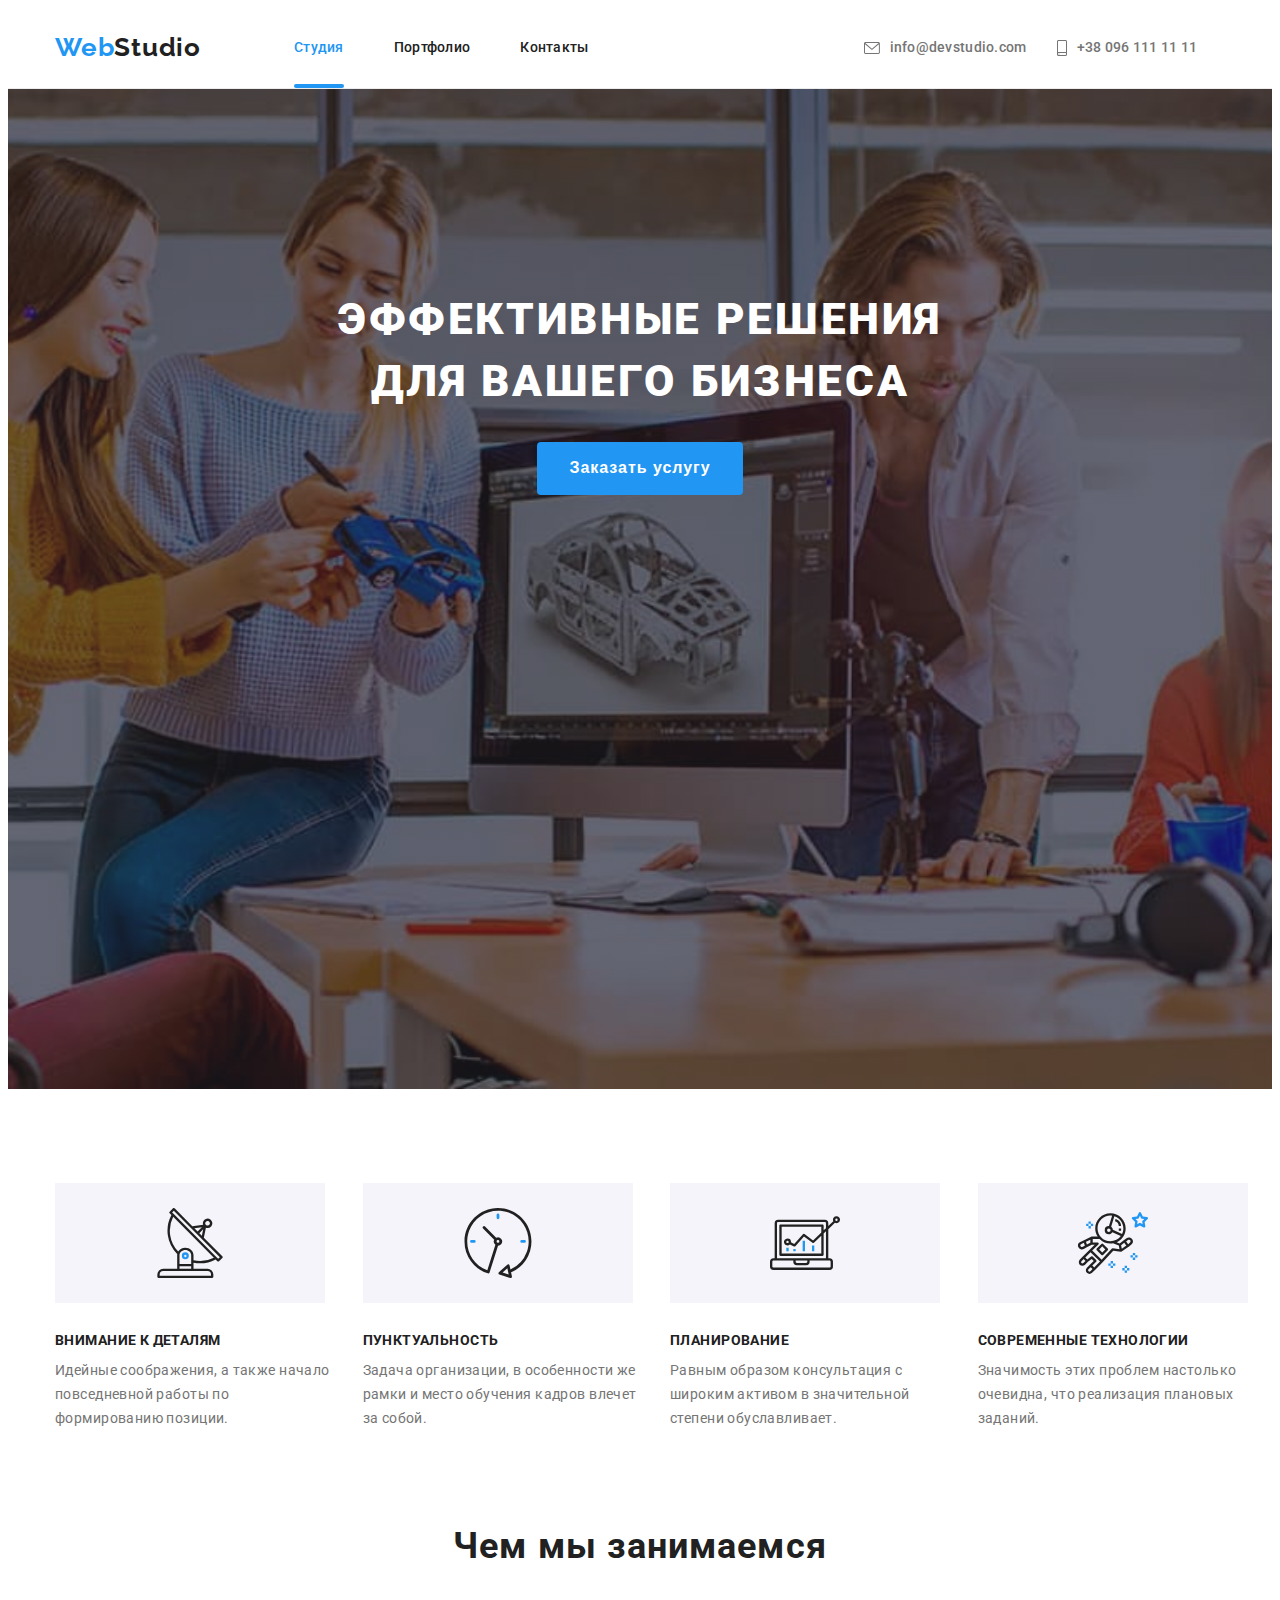
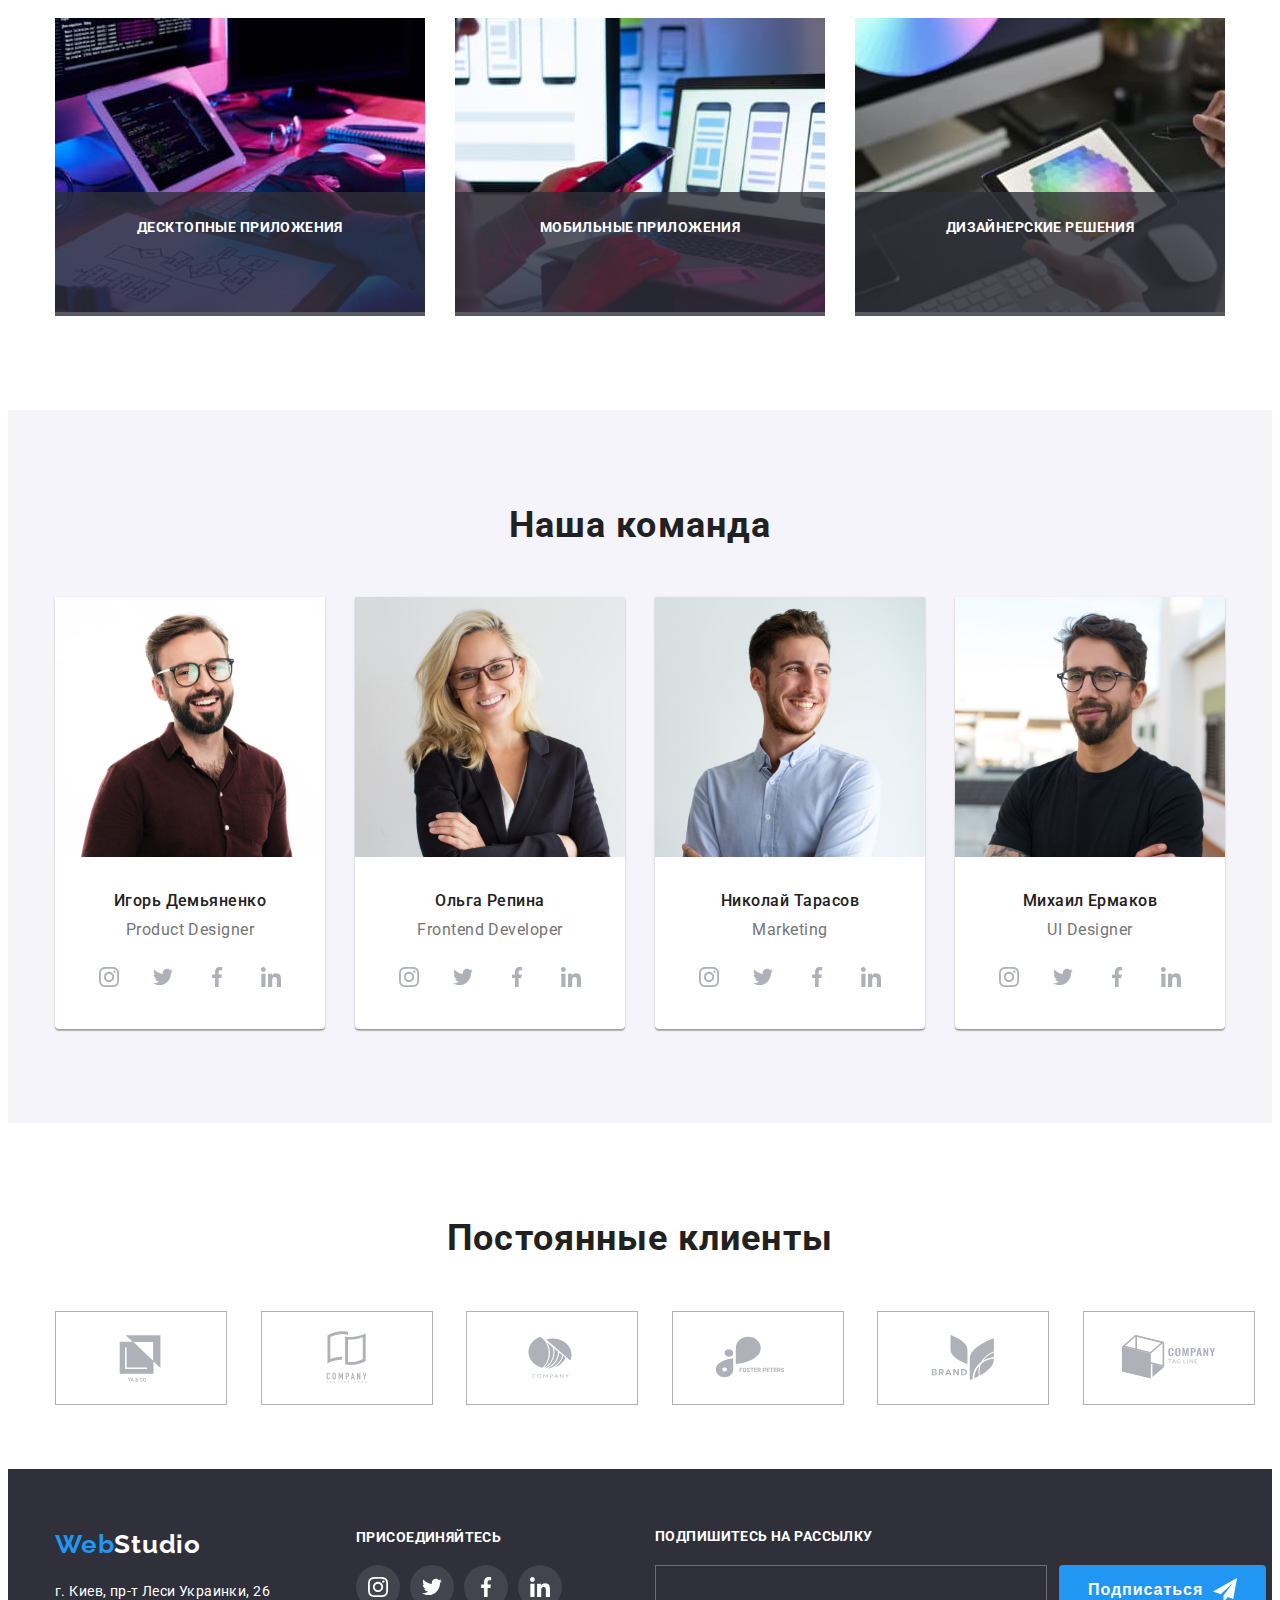
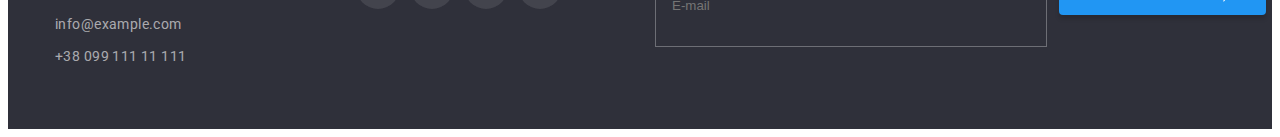
<file: index.html>
<!DOCTYPE html>
<html lang="ru">
<head>
    <meta charset="UTF-8">
    <meta http-equiv="X-UA-Compatible" content="IE=edge">
    <meta name="viewport" content="width=device-width, initial-scale=1.0">
    <title>Document</title>
    <link rel="preconnect" href="https://fonts.googleapis.com">
    <link rel="preconnect" href="https://fonts.gstatic.com" crossorigin>
    <link rel="preconnect" href="https://fonts.googleapis.com">
    <link rel="preconnect" href="https://fonts.gstatic.com" crossorigin>
    <link href="https://fonts.googleapis.com/css2?family=Raleway:wght@700&family=Roboto:wght@400;500;700;900&display=swap"
        rel="stylesheet">
    <link rel="stylesheet" href="https://cdnjs.cloudflare.com/ajax/libs/modern-normalize/1.1.0/modern-normalize.min.css"
        integrity="sha512-wpPYUAdjBVSE4KJnH1VR1HeZfpl1ub8YT/NKx4PuQ5NmX2tKuGu6U/JRp5y+Y8XG2tV+wKQpNHVUX03MfMFn9Q=="
        crossorigin="anonymous" referrerpolicy="no-referrer" />
    <link rel="stylesheet" href="./css/main.css" />
</head>
<body>
    
    <header class="header">
        <div class="container">
        <nav class="main-nav">
            <a href="https://webstudio.com" class="header__logo">
                <span>Web</span>Studio
            </a>
            <button type="button" class="menu-button is-open"
                aria-expanded="false"
                aria-controls="menu-container"
                data-menu-button>
                <svg width="40" height="40" aria-label="Переключатель мобильного меню">
                    <use class="icon-menu" href="./images2/icons.sprite.svg#icon-menu_mobile"></use>
                    <use class="icon-cross" href="./images2/icons.sprite.svg#icon-close_mobile"></use>
                </svg>
            </button>

            <div class="menu-container" id="menu-container" data-menu>
                <div class="container">
                    <div class="mob-menu-top">
                    <ul class="site-nav list">
                        <li class="site-nav__item"><a href="" class="site-nav__link current">Cтудия</a></li>
                        <li class="site-nav__item"><a href="./portfolio.html" class="site-nav__link">Портфолио</a></li>
                        <li class="site-nav__item"><a href="" class="site-nav__link">Контакты</a></li>
                    </ul>
                    </div>

                    <div class="mob-menu-bottom">
                    <ul class="auth-nav list">
                        <li class="auth-nav__item"><a href="" class="auth-nav__link"><svg class="auth-nav__icon" width="16" height="12">
                            <use href="./images2/icons.sprite.svg#icon-envelope-hover-1"></use>
                        </svg>info@devstudio.com</a>
                            </li>
                        <li class="auth-nav__item"><a href="" class="auth-nav__link"><svg class="auth-nav__icon" width="10" height="16">
                            <use href="./images2/icons.sprite.svg#icon-smartphone-1"></use>
                        </svg>+38 096 111 11 11</a>
                        </li>
                    </ul>

                    <ul class="mob-social list">
                        <li class="mob-social__item"><a href="" class="mob-social__link">Instagram</a></li>
                        <li class="mob-social__item"><a href="" class="mob-social__link">Twitter</a></li>
                        <li class="mob-social__item"><a href="" class="mob-social__link">Facebook</a></li>
                        <li class="mob-social__item"><a href="" class="mob-social__link">LinkedIn</a></li>
                    </ul>
                    </div>
                </div>     
            </div>
        </nav>
        </div>
    </header>

    <main>
        <section class="hero">
            <div class="container"> 
                <h1 class="hero__title">ЭФФЕКТИВНЫЕ РЕШЕНИЯ ДЛЯ ВАШЕГО БИЗНЕСА</h1>
                <button type="button" class="hero__button" data-modal-open>Заказать услугу</button>
            </div>
        </section>

        <section class="info list">
            <div class="container">
            <ul class="info-list">
                <li class="info-list__item">
                    <h3 class="info-list__title">ВНИМАНИЕ К ДЕТАЛЯМ</h3>
                    <p class="info-list__text">Идейные соображения, а также начало повседневной работы по формированию позиции.</p>
                </li>
                <li class="info-list__item">
                    <h3 class="info-list__title">ПУНКТУАЛЬНОСТЬ</h3>
                    <p class="info-list__text">Задача организации, в особенности же рамки и место обучения кадров влечет за собой.</p>
                </li>
                <li class="info-list__item">
                    <h3 class="info-list__title">ПЛАНИРОВАНИЕ</h3>
                    <p class="info-list__text">Равным образом консультация с широким активом в значительной степени обуславливает.</p>
                </li>
                <li class="info-list__item">
                    <h3 class="info-list__title">СОВРЕМЕННЫЕ ТЕХНОЛОГИИ</h3>
                    <p class="info-list__text">Значимость этих проблем настолько очевидна, что реализация плановых заданий.</p>
                </li>
            </ul>
            </div>
        </section>

        <section class="works list">
            <div class="container">
            <h2 class="works__title">Чем мы занимаемся</h2>
            <ul class="images-list">
                <li class="images-list__item">
                    <a href="">
                        <div class="works-overlay">
                        <img srcset="./images/img1.jpg 1x, ./images2/works1-2x.jpg 2x" src="./images/img1.jpg" alt="Работа с планшетом" height="294" width="370"/>
                        <p class="works-overlay__text">Десктопные приложения</p>
                        </div>
                    </a>
                </li>
                <li class="images-list__item">
                    <a href="">
                        <div class="works-overlay">
                        <img srcset="./images/img2.jpg 1x, ./images2/works2-2x.jpg 2x" src="./images/img2.jpg" alt="Оптимизация для смартфона" height="294" width="370"/>
                        <p class="works-overlay__text">Мобильные приложения</p>
                        </div>
                    </a>
                </li>
                <li class="images-list__item">
                    <a href="">
                        <div class="works-overlay">
                        <img srcset="./images/img3.jpg 1x, ./images2/works3-2x.png 2x" src="./images/img3.jpg" alt="Дизайн через планшет" height="294" width="370"/>
                        <p class="works-overlay__text">Дизайнерские решения</p>
                        </div>
                    </a>
                </li>
            </ul>
            </div> 
        </section>

        <section class="team list">
            <div class="container">
            <h2 class="team__title">Наша команда</h2>
            <ul class="team-list">
                <li class="team-list__item">
                    <img srcset="./images/img4.jpg 1x, ./images2/personal1-2x.jpg 2x" src="./images/img4.jpg" alt=" Игорь Демьяненко" height="260" width="270" />
                    <div class="item-text">
                        <h3 class="team-list__name">Игорь Демьяненко</h3>
                        <p class="team-list__text">Product Designer</p>
                        <ul class="team-list__social-list">
                            <li class="team-list__social-item"><a href="" class="team-list__social-link">
                                <svg class="team-list__social-icon" width="20" height="20">
                                    <use href="./images2/icons.sprite.svg#icon-instagram"></use>
                                </svg>
                            </a></li>
                            <li class="team-list__social-item"><a href="" class="team-list__social-link">
                                <svg class="team-list__social-icon" width="20" height="20">
                                    <use href="./images2/icons.sprite.svg#icon-twitter"></use>
                                </svg>
                            </a></li>
                            <li class="team-list__social-item"><a href="" class="team-list__social-link">
                                <svg class="team-list__social-icon" width="20" height="20">
                                    <use href="./images2/icons.sprite.svg#icon-facebook"></use>
                                </svg>
                            </a></li>
                            <li class="team-list__social-item"><a href="" class="team-list__social-link">
                                <svg class="team-list__social-icon" width="20" height="20">
                                    <use href="./images2/icons.sprite.svg#icon-linkedin"></use>
                                </svg>
                            </a></li>
                        </ul>
                    </div>    
                    
                </li>
                <li class="team-list__item">
                    <img srcset="./images/img5.jpg 1x, ./images2/personal2-2x.jpg 2x" src="./images/img5.jpg" alt="Ольга Репина" height="260" width="270" />
                    <div class="item-text">
                        <h3 class="team-list__name">Ольга Репина</h3>
                        <p class="team-list__text">Frontend Developer</p>
                        <ul class="team-list__social-list">
                            <li class="team-list__social-item"><a href="" class="team-list__social-link">
                                    <svg class="team-list__social-icon" width="20" height="20">
                                        <use href="./images2/icons.sprite.svg#icon-instagram"></use>
                                    </svg>
                                </a></li>
                            <li class="team-list__social-item"><a href="" class="team-list__social-link">
                                    <svg class="team-list__social-icon" width="20" height="20">
                                        <use href="./images2/icons.sprite.svg#icon-twitter"></use>
                                    </svg>
                                </a></li>
                            <li class="team-list__social-item"><a href="" class="team-list__social-link">
                                    <svg class="team-list__social-icon" width="20" height="20">
                                        <use href="./images2/icons.sprite.svg#icon-facebook"></use>
                                    </svg>
                                </a></li>
                            <li class="team-list__social-item"><a href="" class="team-list__social-link">
                                    <svg class="team-list__social-icon" width="20" height="20">
                                        <use href="./images2/icons.sprite.svg#icon-linkedin"></use>
                                    </svg>
                                </a></li>
                        </ul>
                    </div>
                </li>
                <li class="team-list__item">
                    <img srcset="./images/img6.jpg 1x, ./images2/personal3-2x.jpg 2x" src="./images/img6.jpg" alt=" Николай Тарасов" height="260" width="270" />
                    <div class="item-text">
                        <h3 class="team-list__name">Николай Тарасов</h3>
                        <p class="team-list__text">Marketing</p>
                        <ul class="team-list__social-list">
                            <li class="team-list__social-item"><a href="" class="team-list__social-link">
                                    <svg class="team-list__social-icon" width="20" height="20">
                                        <use href="./images2/icons.sprite.svg#icon-instagram"></use>
                                    </svg>
                                </a></li>
                            <li class="team-list__social-item"><a href="" class="team-list__social-link">
                                    <svg class="team-list__social-icon" width="20" height="20">
                                        <use href="./images2/icons.sprite.svg#icon-twitter"></use>
                                    </svg>
                                </a></li>
                            <li class="team-list__social-item"><a href="" class="team-list__social-link">
                                    <svg class="team-list__social-icon" width="20" height="20">
                                        <use href="./images2/icons.sprite.svg#icon-facebook"></use>
                                    </svg>
                                </a></li>
                            <li class="team-list__social-item"><a href="" class="team-list__social-link">
                                    <svg class="team-list__social-icon" width="20" height="20">
                                        <use href="./images2/icons.sprite.svg#icon-linkedin"></use>
                                    </svg>
                                </a></li>
                        </ul>
                    </div>
                </li>
                <li class="team-list__item">
                    <img srcset="./images/img7.jpg 1x, ./images2/personal4-2x.jpg 2x" src="./images/img7.jpg" alt="Михаил Ермаков" height="260" width="270" />
                    <div class="item-text">
                        <h3 class="team-list__name">Михаил Ермаков</h3>
                        <p class="team-list__text">UI Designer</p>
                        <ul class="team-list__social-list">
                            <li class="team-list__social-item"><a href="" class="team-list__social-link">
                                    <svg class="team-list__social-icon" width="20" height="20">
                                        <use href="./images2/icons.sprite.svg#icon-instagram"></use>
                                    </svg>
                                </a></li>
                            <li class="team-list__social-item"><a href="" class="team-list__social-link">
                                    <svg class="team-list__social-icon" width="20" height="20">
                                        <use href="./images2/icons.sprite.svg#icon-twitter"></use>
                                    </svg>
                                </a></li>
                            <li class="team-list__social-item"><a href="" class="team-list__social-link">
                                    <svg class="team-list__social-icon" width="20" height="20">
                                        <use href="./images2/icons.sprite.svg#icon-facebook"></use>
                                    </svg>
                                </a></li>
                            <li class="team-list__social-item"><a href="" class="team-list__social-link">
                                    <svg class="team-list__social-icon" width="20" height="20">
                                        <use href="./images2/icons.sprite.svg#icon-linkedin"></use>
                                    </svg>
                                </a></li>
                        </ul>
                    </div>
                </li>
            </ul>
            </div>
        </section>

        <section class="clients">
            <div class="container">
                <h2 class="clients__title">Постоянные клиенты</h2>
                <ul class="clients__list">
                    <li class="clients__item"><a href="" class="clients__company">
                        <svg class="clients__company-icon" width="106" height="60">
                            <use href="./images2/icons.sprite.svg#icon-Logo1"></use>
                        </svg>
                    </a></li>
                    <li class="clients__item"><a href="" class="clients__company">
                        <svg class="clients__company-icon" width="106" height="60">
                            <use href="./images2/icons.sprite.svg#icon-Logo2"></use>
                        </svg>
                    </a></li>
                    <li class="clients__item"><a href="" class="clients__company">
                        <svg class="clients__company-icon" width="106" height="60">
                            <use href="./images2/icons.sprite.svg#icon-Logo3"></use>
                        </svg>
                    </a></li>
                    <li class="clients__item"><a href="" class="clients__company">
                        <svg class="clients__company-icon" width="106" height="60">
                            <use href="./images2/icons.sprite.svg#icon-Logo4"></use>
                        </svg>
                    </a></li>
                    <li class="clients__item"><a href="" class="clients__company">
                        <svg class="clients__company-icon" width="106" height="60">
                            <use href="./images2/icons.sprite.svg#icon-Logo5"></use>
                        </svg>
                    </a></li>
                    <li class="clients__item"><a href="" class="clients__company">
                        <svg class="clients__company-icon" width="106" height="60">
                            <use href="./images2/icons.sprite.svg#icon-Logo6"></use>
                        </svg>
                    </a></li>
                </ul>

            </div>

        </section>
    </main>

    <footer class="footer list">
        <div class="container footer__content">
            <div class="container footer__address">
                <a href="https://webstudio.com" class="footer-logo">
                    <span>Web</span>Studio
                </a>
                <address>
                    <ul class="footer-auth-nav">
                        <li class="footer-auth-nav__item"><a href="https://goo.gl/maps/1PGQHDeKXCLK9trN8" class="footer-auth-nav__link">г. Киев, пр-т Леси Украинки, 26</a></li>
                        <li class="footer-auth-nav__item"><a href="mailto:info@example.com" class="footer-auth-nav__link-footer">info@example.com</a></li>
                        <li class="footer-auth-nav__item"><a href="tel:+3809911111111" class="footer-auth-nav__link-footer">+38 099 111 11 111</a></li>
                    </ul>
                </address>
            </div>

            <div class="footer-social-content">
                <p class="footer-social-content__text">Присоединяйтесь</p>
                <ul class="footer-social-content__list">
                    <li class="footer-social-content__item"><a class="footer-social-content__link">
                        <svg class="footer-social-content__icon" width="20" height="20">
                        <use href="./images2/icons.sprite.svg#icon-instagram"></use>
                        </svg>
                        </a>
                    </li>
                    <li class="footer-social-content__item"><a class="footer-social-content__link">
                        <svg class="footer-social-content__icon" width="20" height="20">
                        <use href="./images2/icons.sprite.svg#icon-twitter"></use>
                        </svg>
                        </a>
                    </li>
                    <li class="footer-social-content__item"><a class="footer-social-content__link">
                        <svg class="footer-social-content__icon" width="20" height="20">
                        <use href="./images2/icons.sprite.svg#icon-facebook"></use>
                        </svg>
                        </a>
                    </li>
                    <li class="footer-social-content__item"><a class="footer-social-content__link">
                        <svg class="footer-social-content__icon" width="20" height="20">
                        <use href="./images2/icons.sprite.svg#icon-linkedin"></use>
                        </svg>
                        </a>
                    </li>
                </ul>
            </div>

            <div class="footer-subscribe">
                <p class="footer-subscribe__titel">Подпишитесь на рассылку</p>
                <form class="footer-subscribe__form">
                    <div class="footer-subscribe__form-field">
                        <label for="mail"></label>
                        <input class="footer-subscribe__input-field" type="email" name="mail" id="mail" placeholder="E-mail" />
                    </div>
                    <div class="footer-subscribe__button">
                        <button type="button" class="footer-subscribe__btn">Подписаться<svg class="footer-subscribe__icon" width="24" height="24">
                            <use href="./images2/icons.sprite.svg#icon-sendbutton"></use>
                        </svg></button>
                    </div>
                </form>
            </div>    
        </div>
    </footer>

    <div class="backdrop is-hidden" data-modal>
        <div class="modal">
            <button type="button" class="modal__close-btn" data-modal-close>
                <svg class="modal__close-icon" width="18" height="18">
                <use href="./images2/icons.sprite.svg#icon-close-button"></use>
                </svg>
            </button>
            <form class="form personal-data">
                <p class="personal-data__titel">Оставьте свои данные, мы вам перезвоним</p>
                <div class="form-field">
                    <label for="name">Имя</label>
                    <div class="personal-data__input-wrap">
                    <input class="personal-data__input" type="text" name="name" id="name" />
                    <svg class="personal-data__icon" width="18" height="18">
                        <use href="./images2/icons.sprite.svg#icon-person-black"></use>
                    </svg>
                    </div>
                </div>

                <div class="form-field">
                    <label for="tel">Телефон</label>
                    <div class="personal-data__input-wrap">
                    <input class="personal-data__input" type="tel" name="tel" id="tel" />
                    <svg class="personal-data__icon" width="18" height="18">
                        <use href="./images2/icons.sprite.svg#icon-phone-black"></use>
                    </svg>
                    </div>
                </div>

                <div class="form-field">
                    <label for="mail">Почта</label>
                    <div class="personal-data__input-wrap">
                    <input class="personal-data__input" type="email" name="mail" id="mail" />
                    <svg class="personal-data__icon" width="18" height="18">
                        <use href="./images2/icons.sprite.svg#icon-email-black"></use>
                    </svg>
                    </div>
                </div>

                <div class="form-field">
                    <label for="comment">Комментарий</label>
                    <textarea class="personal-data__comment" name="comment" id="comment" rows="5" placeholder="Введите текст"></textarea>
                </div>

                <div class="form-field">
                    <input class="personal-data__check visually-hidden" type="checkbox" name="agreement" id="agreement">
                    <label class="personal-data__agreement" for="agreement">
                        <span>
                            <svg class="personal-data__check-icon" width="16" height="15">
                                <use href="./images2/icons.sprite.svg#icon-check-icon"></use>
                            </svg>
                        </span>Соглашаюсь с рассылкой и принимаю<a href="" class="personal-data__agreement-link">Условия договора</a></label>
                </div>

                <button class="submit-button" type="submit">Отправить</button>
            </form>
        </div>
    </div>
    <script src="./js/modal.js"></script>
    <script src="./js/mobile-menu.js"></script>
</body>
</html>
</file>
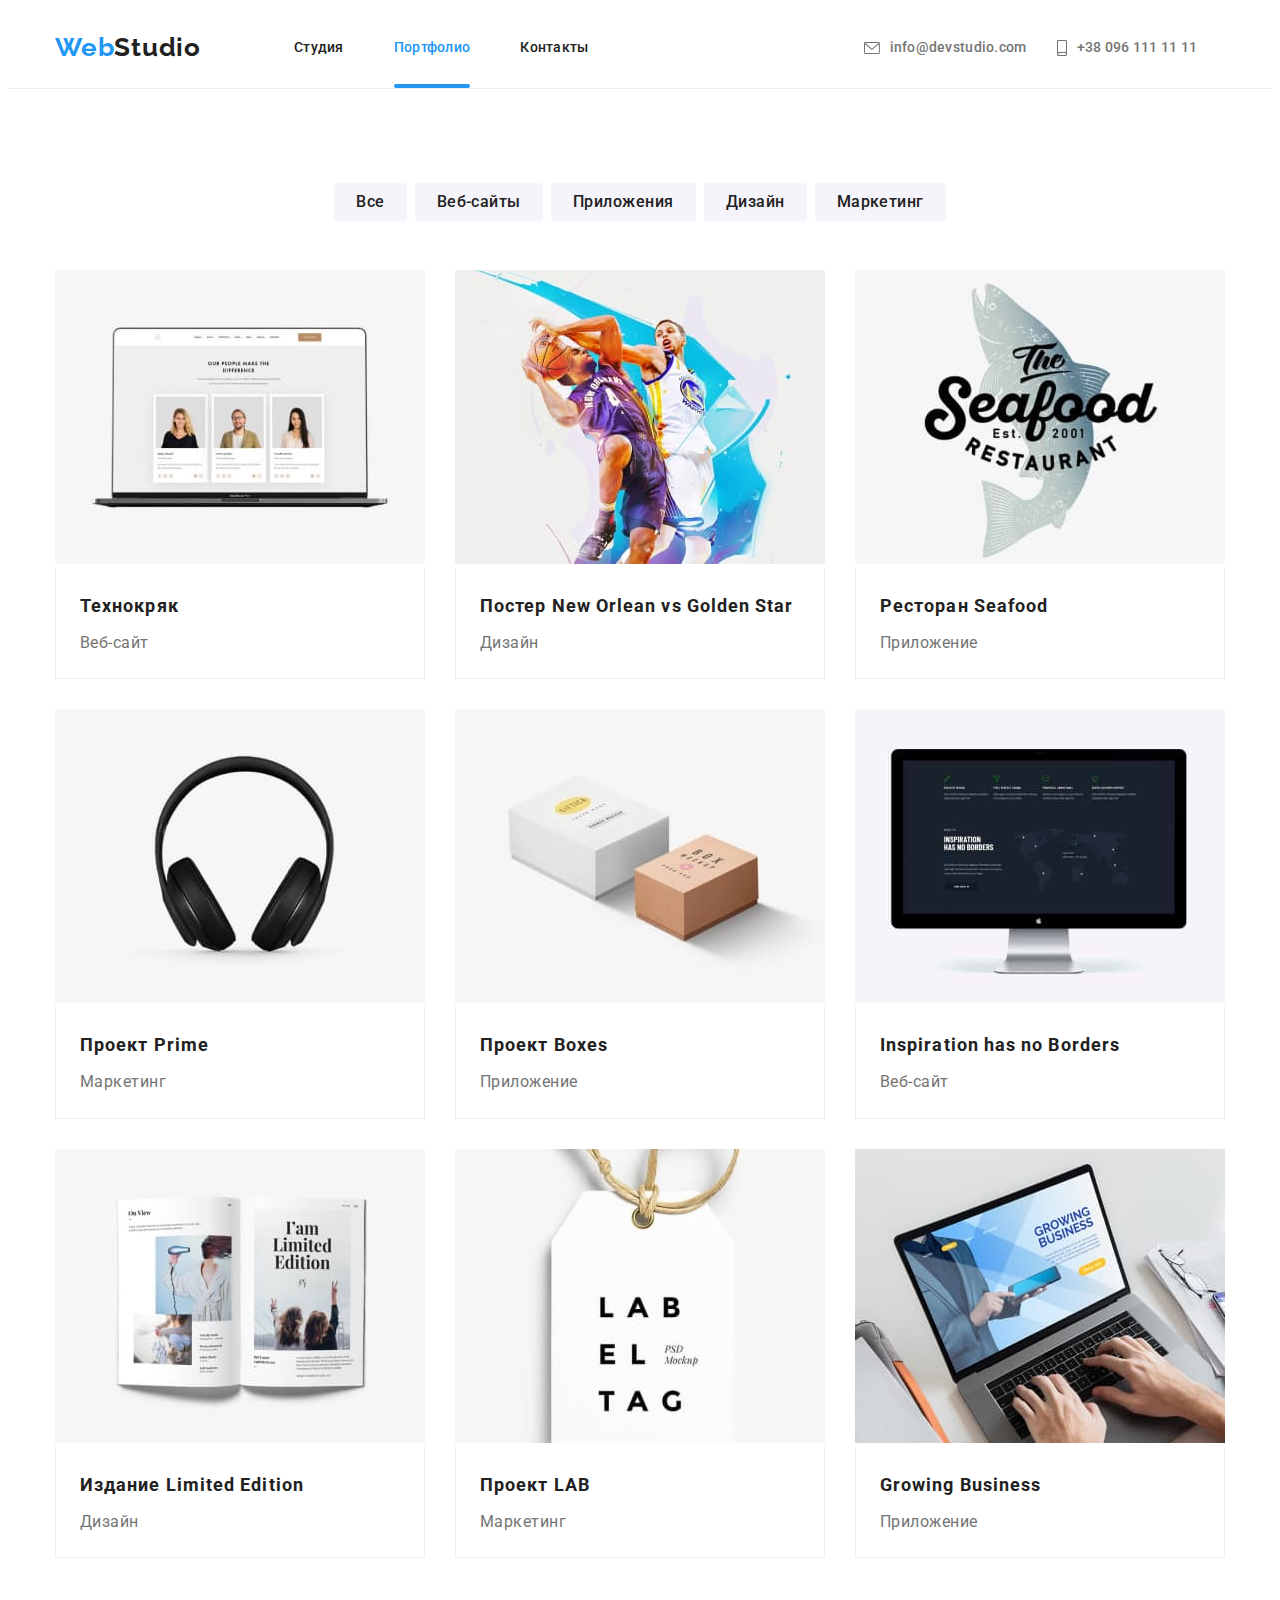
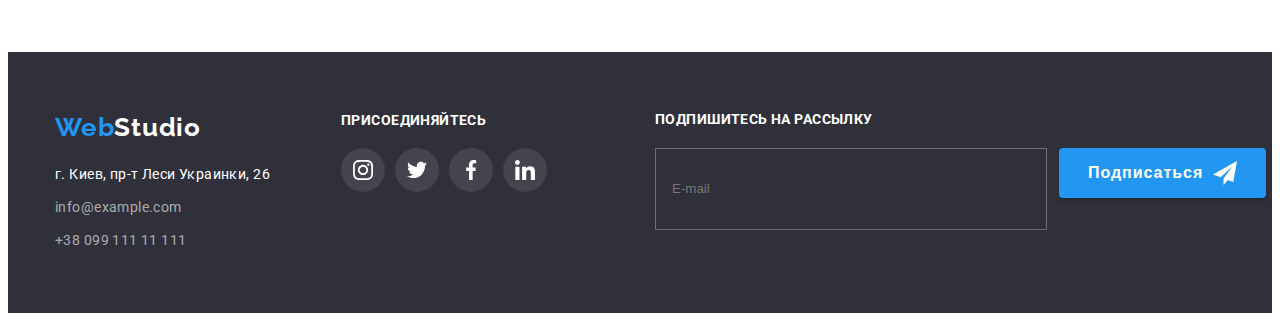
<file: portfolio.html>
<!DOCTYPE html>
<html lang="ru">
  <head>
    <meta charset="UTF-8" />
    <meta http-equiv="X-UA-Compatible" content="IE=edge" />
    <meta name="viewport" content="width=device-width, initial-scale=1.0" />
    <title>Document</title>
    <link rel="preconnect" href="https://fonts.googleapis.com" />
    <link rel="preconnect" href="https://fonts.gstatic.com" crossorigin />
    <link
      href="https://fonts.googleapis.com/css2?family=Raleway:wght@700&family=Roboto:wght@400;500;700;900&display=swap"
      rel="stylesheet"
    />
    <link
      rel="stylesheet"
      href="https://cdnjs.cloudflare.com/ajax/libs/modern-normalize/1.1.0/modern-normalize.min.css"
      integrity="sha512-wpPYUAdjBVSE4KJnH1VR1HeZfpl1ub8YT/NKx4PuQ5NmX2tKuGu6U/JRp5y+Y8XG2tV+wKQpNHVUX03MfMFn9Q=="
      crossorigin="anonymous"
      referrerpolicy="no-referrer"
    />
    <link rel="stylesheet" href="./css/main.css" />
  </head>

  <body>

    <header class="header">
      <div class="container">
      <nav class="main-nav">
          <a href="https://webstudio.com" class="header__logo">
              <span>Web</span>Studio
          </a>
          <button type="button" class="menu-button is-open"
              aria-expanded="false"
              aria-controls="menu-container"
              data-menu-button>
              <svg width="40" height="40" aria-label="Переключатель мобильного меню">
                  <use class="icon-menu" href="./images2/icons.sprite.svg#icon-menu_mobile"></use>
                  <use class="icon-cross" href="./images2/icons.sprite.svg#icon-close_mobile"></use>
              </svg>
          </button> 

          <div class="menu-container" id="menu-container" data-menu>
            <div class="container">
                <div class="mob-menu-top">
                <ul class="site-nav list">
                    <li class="site-nav__item"><a href="./index.html" class="site-nav__link">Cтудия</a></li>
                    <li class="site-nav__item"><a href="" class="site-nav__link current">Портфолио</a></li>
                    <li class="site-nav__item"><a href="" class="site-nav__link">Контакты</a></li>
                </ul>
                </div>

                <div class="mob-menu-bottom">
                <ul class="auth-nav list">
                    <li class="auth-nav__item"><a href="" class="auth-nav__link"><svg class="auth-nav__icon" width="16" height="12">
                        <use href="./images2/icons.sprite.svg#icon-envelope-hover-1"></use>
                    </svg>info@devstudio.com</a>
                        </li>
                    <li class="auth-nav__item"><a href="" class="auth-nav__link"><svg class="auth-nav__icon" width="10" height="16">
                        <use href="./images2/icons.sprite.svg#icon-smartphone-1"></use>
                    </svg>+38 096 111 11 11</a>
                    </li>
                </ul>

                <ul class="mob-social list">
                    <li class="mob-social__item"><a href="" class="mob-social__link">Instagram</a></li>
                    <li class="mob-social__item"><a href="" class="mob-social__link">Twitter</a></li>
                    <li class="mob-social__item"><a href="" class="mob-social__link">Facebook</a></li>
                    <li class="mob-social__item"><a href="" class="mob-social__link">LinkedIn</a></li>
                </ul>
                </div>
            </div>
      </nav>
      </div>
  </header>

    <main>
      <section class="portfolio">
        <div class="container">
          <h1 class="portfolio__title">Портфолио</h1>
          <ul class="filters-list">
            <li class="filters-list__item">
              <button type="button" class="filter-button">Все</button>
            </li>
            <li class="filters-list__item">
              <button type="button" class="filter-button">Веб-сайты</button>
            </li>
            <li class="filters-list__item">
              <button type="button" class="filter-button">Приложения</button>
            </li>
            <li class="filters-list__item">
              <button type="button" class="filter-button">Дизайн</button>
            </li>
            <li class="filters-list__item">
              <button type="button" class="filter-button">Маркетинг</button>
            </li>
          </ul>
        </div>

        <div class="container">
          <ul class="card-set">
            <li class="card-set__item">
              <a class="card-set__link" href="">
                <div class="card-set__wrap">
                  <img
                    srcset="./images2/img1.jpg 1x, ./images2/portfolio1-2x.jpg 2x"
                    src="./images2/img1.jpg"
                    alt="Работа с ноутбуком"
                    height="294"
                    width="370"
                  />
                  <p class="card-set__overlay-text">
                    Технокряк это современная площадка распространения
                    коронавируса. Компании используют эту платформу для
                    цифрового шпионажа и атак на защищённые сервера конкурентов.
                  </p>
                </div>
                <div class="card-set__text-container">
                <h2 class="card-set__title">Технокряк</h2>
                <p class="card-set__text">Веб-сайт</p>
                </div>
              </a>
            </li>
            <li class="card-set__item">
              <a class="card-set__link" href="">
                <div class="card-set__wrap">
                  <img
                    srcset="./images2/img2.jpg 1x, ./images2/portfolio2-2x.jpg 2x"
                    src="./images2/img2.jpg"
                    alt="Баскетболисты"
                    height="294"
                    width="370"
                  />
                  <p class="card-set__overlay-text">
                    Технокряк это современная площадка распространения
                    коронавируса. Компании используют эту платформу для
                    цифрового шпионажа и атак на защищённые сервера конкурентов.
                  </p>
                </div>
                <div class="card-set__text-container">
                <h2 class="card-set__title">
                  Постер New Orlean vs Golden Star
                </h2>
                <p class="card-set__text">Дизайн</p>
                </div>
              </a>
            </li>
            <li class="card-set__item">
              <a class="card-set__link" href="">
                <div class="card-set__wrap">
                  <img
                    srcset="./images2/img3.jpg 1x, ./images2/portfolio3-2x.jpg 2x"
                    src="./images2/img3.jpg"
                    alt="Эмблема ресторана"
                    height="294"
                    width="370"
                  />
                  <p class="card-set__overlay-text">
                    Технокряк это современная площадка распространения
                    коронавируса. Компании используют эту платформу для
                    цифрового шпионажа и атак на защищённые сервера конкурентов.
                  </p>
                </div>
                <div class="card-set__text-container">
                <h2 class="card-set__title">Ресторан Seafood</h2>
                <p class="card-set__text">Приложение</p>
                </div>
              </a>
            </li>
            <li class="card-set__item">
              <a class="card-set__link" href="">
                <div class="card-set__wrap">
                  <img
                    srcset="./images2/img4.jpg 1x, ./images2/portfolio4-2x.jpg 2x"
                    src="./images2/img4.jpg"
                    alt="Наушники"
                    height="294"
                    width="370"
                  />
                  <p class="card-set__overlay-text">
                    Технокряк это современная площадка распространения
                    коронавируса. Компании используют эту платформу для
                    цифрового шпионажа и атак на защищённые сервера конкурентов.
                  </p>
                </div>
                <div class="card-set__text-container">
                <h2 class="card-set__title">Проект Prime</h2>
                <p class="card-set__text">Маркетинг</p>
                </div>
              </a>
            </li>
            <li class="card-set__item">
              <a class="card-set__link" href="">
                <div class="card-set__wrap">
                  <img
                    srcset="./images2/img5.jpg 1x, ./images2/portfolio5-2x.jpg 2x"
                    src="./images2/img5.jpg"
                    alt="Коробки"
                    height="294"
                    width="370"
                  />
                  <p class="card-set__overlay-text">
                    Технокряк это современная площадка распространения
                    коронавируса. Компании используют эту платформу для
                    цифрового шпионажа и атак на защищённые сервера конкурентов.
                  </p>
                </div>
                <div class="card-set__text-container">
                <h2 class="card-set__title">Проект Boxes</h2>
                <p class="card-set__text">Приложение</p>
                </div>
              </a>
            </li>
            <li class="card-set__item">
              <a class="card-set__link" href="">
                <div class="card-set__wrap">
                  <img
                    srcset="./images2/img6.jpg 1x, ./images2/portfolio6-2x.jpg 2x"
                    src="./images2/img6.jpg"
                    alt="Монитор"
                    height="294"
                    width="370"
                  />
                  <p class="card-set__overlay-text">
                    Технокряк это современная площадка распространения
                    коронавируса. Компании используют эту платформу для
                    цифрового шпионажа и атак на защищённые сервера конкурентов.
                  </p>
                </div>
                <div class="card-set__text-container">
                <h2 class="card-set__title">Inspiration has no Borders</h2>
                <p class="card-set__text">Веб-сайт</p>
                </div>
              </a>
            </li>
            <li class="card-set__item">
              <a class="card-set__link" href="">
                <div class="card-set__wrap">
                  <img
                    srcset="./images2/img7.jpg 1x, ./images2/portfolio7-2x.jpg 2x"
                    src="./images2/img7.jpg"
                    alt="Книги"
                    height="294"
                    width="370"
                  />
                  <p class="card-set__overlay-text">
                    Технокряк это современная площадка распространения
                    коронавируса. Компании используют эту платформу для
                    цифрового шпионажа и атак на защищённые сервера конкурентов.
                  </p>
                </div>
                <div class="card-set__text-container">
                <h2 class="card-set__title">Издание Limited Edition</h2>
                <p class="card-set__text">Дизайн</p>
                </div>
              </a>
            </li>
            <li class="card-set__item">
              <a class="card-set__link" href="">
                <div class="card-set__wrap">
                  <img
                    srcset="./images2/img8.jpg 1x, ./images2/portfolio8-2x.jpg 2x"
                    src="./images2/img8.jpg"
                    alt="Табличка"
                    height="294"
                    width="370"
                  />
                  <p class="card-set__overlay-text">
                    Технокряк это современная площадка распространения
                    коронавируса. Компании используют эту платформу для
                    цифрового шпионажа и атак на защищённые сервера конкурентов.
                  </p>
                </div>
                <div class="card-set__text-container">
                <h2 class="card-set__title">Проект LAB</h2>
                <p class="card-set__text">Маркетинг</p>
                </div>
              </a>
            </li>
            <li class="card-set__item">
              <a class="card-set__link" href="">
                <div class="card-set__wrap">
                  <img
                    srcset="./images2/img9.jpg 1x, ./images2/portfolio9-2x.jpg 2x"
                    src="./images2/img9.jpg"
                    alt="Работа с ноутбуком"
                    height="294"
                    width="370"
                  />
                  <p class="card-set__overlay-text">
                    Технокряк это современная площадка распространения
                    коронавируса. Компании используют эту платформу для
                    цифрового шпионажа и атак на защищённые сервера конкурентов.
                  </p>
                </div>
                <div class="card-set__text-container">
                <h2 class="card-set__title">Growing Business</h2>
                <p class="card-set__text">Приложение</p>
                </div>
              </a>
            </li>
          </ul>
        </div>
      </section>
    </main>

    <footer class="footer list">
        <div class="container footer__content">
            <div class="container footer__address">
                <a href="https://webstudio.com" class="footer-logo">
                    <span>Web</span>Studio
                </a>
                <address>
                    <ul class="footer-auth-nav">
                        <li class="footer-auth-nav__item"><a href="https://goo.gl/maps/1PGQHDeKXCLK9trN8"
                                class="footer-auth-nav__link">г. Киев, пр-т Леси Украинки, 26</a></li>
                        <li class="footer-auth-nav__item"><a href="mailto:info@example.com"
                                class="footer-auth-nav__link-footer">info@example.com</a></li>
                        <li class="footer-auth-nav__item"><a href="tel:+3809911111111"
                                class="footer-auth-nav__link-footer">+38 099 111 11 111</a></li>
                    </ul>
                </address>
            </div>
    
            <div class="container footer-social-content">
                <p class="footer-social-content__text">Присоединяйтесь</p>
                <ul class="footer-social-content__list">
                    <li class="footer-social-content__item"><a class="footer-social-content__link">
                            <svg class="footer-social-content__icon" width="20" height="20">
                                <use href="./images2/icons.sprite.svg#icon-instagram"></use>
                            </svg>
                        </a>
                    </li>
                    <li class="footer-social-content__item"><a class="footer-social-content__link">
                            <svg class="footer-social-content__icon" width="20" height="20">
                                <use href="./images2/icons.sprite.svg#icon-twitter"></use>
                            </svg>
                        </a>
                    </li>
                    <li class="footer-social-content__item"><a class="footer-social-content__link">
                            <svg class="footer-social-content__icon" width="20" height="20">
                                <use href="./images2/icons.sprite.svg#icon-facebook"></use>
                            </svg>
                        </a>
                    </li>
                    <li class="footer-social-content__item"><a class="footer-social-content__link">
                            <svg class="footer-social-content__icon" width="20" height="20">
                                <use href="./images2/icons.sprite.svg#icon-linkedin"></use>
                            </svg>
                        </a>
                    </li>
                </ul>
            </div>
    
            <div class="container footer-subscribe">
                <p class="footer-subscribe__titel">Подпишитесь на рассылку</p>
                <form class="footer-subscribe__form">
                    <div class="footer-subscribe__form-field">
                        <label for="mail"></label>
                        <input class="footer-subscribe__input-field" type="email" name="mail" id="mail"
                            placeholder="E-mail" />
                    </div>
                    <div class="footer-subscribe__button">
                        <button type="button" class="footer-subscribe__btn">Подписаться<svg class="footer-subscribe__icon"
                                width="24" height="24">
                                <use href="./images2/icons.sprite.svg#icon-sendbutton"></use>
                            </svg></button>
                    </div>
                </form>
            </div>
        </div>
    </footer>
    <script src="./js/mobile-menu.js"></script>
  </body>
</html>
</file>
<file: css/main.css>
:root {
  --primary-text-color: #212121;
  --primary-white-color: #ffffff;
  --accent-color: #2196f3;
}

body {
  background-color: var(--primary-white-color);
  color: var(--primary-text-color);
  font-family: Roboto, sans-serif;
}

ul {
  padding-left: 0;
  margin-top: 0;
  margin-bottom: 0;
  list-style: none;
  text-decoration: none;
}

img {
  width: 100%;
  height: auto;
}

.list {
  padding: 0;
  margin: 0;
}

span {
  color: #2196f3;
}

.current {
  position: relative;
}

.current::after {
  content: "";
  width: 100%;
  height: 4px;
  border-radius: 2px;
  position: absolute;
  left: 0;
  bottom: 0;
  background-color: var(--accent-color);
}

@media screen and (max-width: 767px) {
  .current::after {
    display: none;
  }
}

.visually-hidden {
  position: absolute;
  white-space: nowrap;
  width: 1px;
  height: 1px;
  overflow: hidden;
  border: 0;
  padding: 0;
  clip: rect(0 0 0 0);
  -webkit-clip-path: inset(50%);
          clip-path: inset(50%);
  margin: -1px;
}

.is-hidden {
  opacity: 0;
  pointer-events: none;
  visibility: hidden;
}

.hero__button {
  margin-left: auto;
  margin-right: auto;
  border-radius: 4px;
  padding: 11px 32.62px;
  min-width: 203.88px;
  font-style: normal;
  font-weight: bold;
  font-size: 16px;
  line-height: 1.9;
  display: -webkit-box;
  display: -ms-flexbox;
  display: flex;
  text-align: center;
  letter-spacing: 0.06em;
  background-color: #2196f3;
  color: var(--primary-white-color);
  border: none;
  cursor: pointer;
}

.filter-button {
  display: inline-block;
  border: none;
  border-radius: 4px;
  padding: 6px 22px;
  font-family: Roboto;
  font-style: normal;
  font-weight: 500;
  font-size: 16px;
  line-height: 1.6;
  text-align: center;
  letter-spacing: 0.03em;
  background-color: #f5f4fa;
  color: #212121;
  -webkit-transition: background-color 250ms cubic-bezier(0.4, 0, 0.2, 1);
  transition: background-color 250ms cubic-bezier(0.4, 0, 0.2, 1);
}

.filter-button:hover, .filter-button:focus {
  background-color: #2196f3;
  color: #ffffff;
  -webkit-box-shadow: 0px 3px 1px rgba(0, 0, 0, 0.1), 0px 1px 2px rgba(0, 0, 0, 0.08), 0px 2px 2px rgba(0, 0, 0, 0.12);
          box-shadow: 0px 3px 1px rgba(0, 0, 0, 0.1), 0px 1px 2px rgba(0, 0, 0, 0.08), 0px 2px 2px rgba(0, 0, 0, 0.12);
  border-radius: 4px;
}

.footer-subscribe__btn {
  border-radius: 4px;
  border: none;
  padding: 10px 29px;
  margin-top: 20px;
  margin-right: auto;
  margin-left: auto;
  min-width: 200px;
  font-style: normal;
  font-weight: bold;
  font-size: 16px;
  line-height: 1.9;
  display: -webkit-box;
  display: -ms-flexbox;
  display: flex;
  text-align: center;
  -webkit-box-align: center;
      -ms-flex-align: center;
          align-items: center;
  letter-spacing: 0.06em;
  background-color: #2196f3;
  color: var(--primary-white-color);
  -webkit-box-shadow: 0px 4px 4px rgba(0, 0, 0, 0.15);
          box-shadow: 0px 4px 4px rgba(0, 0, 0, 0.15);
  cursor: pointer;
  -webkit-transition: background-color 250ms cubic-bezier(0.4, 0, 0.2, 1);
  transition: background-color 250ms cubic-bezier(0.4, 0, 0.2, 1);
}

@media screen and (min-width: 768px) {
  .footer-subscribe__btn {
    margin-left: auto;
    margin-right: auto;
  }
}

@media screen and (min-width: 1200px) {
  .footer-subscribe__btn {
    margin-left: 12px;
    margin-top: 0;
  }
}

.footer-subscribe__btn:hover, .footer-subscribe__btn:focus {
  background: #188ce8;
  -webkit-box-shadow: 0px 4px 4px rgba(0, 0, 0, 0.15);
          box-shadow: 0px 4px 4px rgba(0, 0, 0, 0.15);
  cursor: pointer;
}

.modal__close-btn {
  display: -webkit-box;
  display: -ms-flexbox;
  display: flex;
  -webkit-box-align: center;
      -ms-flex-align: center;
          align-items: center;
  -webkit-box-pack: center;
      -ms-flex-pack: center;
          justify-content: center;
  width: 30px;
  height: 30px;
  border-radius: 50%;
  border: 1px solid #0000001a;
  background-color: #fff;
  position: absolute;
  top: 8px;
  right: 8px;
  cursor: pointer;
  -webkit-transition: fill 250ms cubic-bezier(0.4, 0, 0.2, 1);
  transition: fill 250ms cubic-bezier(0.4, 0, 0.2, 1);
}

.modal__close-btn:hover, .modal__close-btn:focus {
  fill: var(--accent-color);
}

.submit-button {
  padding: 10px 56px;
  margin-bottom: 40px;
  margin-left: auto;
  margin-right: auto;
  font-family: Roboto;
  font-style: normal;
  font-weight: bold;
  font-size: 16px;
  line-height: 1.9;
  display: -webkit-box;
  display: -ms-flexbox;
  display: flex;
  -webkit-box-align: center;
      -ms-flex-align: center;
          align-items: center;
  text-align: center;
  letter-spacing: 0.06em;
  color: var(--primary-white-color);
  background-color: var(--accent-color);
  -webkit-box-shadow: 0px 4px 4px rgba(0, 0, 0, 0.15);
          box-shadow: 0px 4px 4px rgba(0, 0, 0, 0.15);
  border-radius: 4px;
  border: none;
  -webkit-transition: background-color 250ms cubic-bezier(0.4, 0, 0.2, 1);
  transition: background-color 250ms cubic-bezier(0.4, 0, 0.2, 1);
}

.submit-buttonn:hover, .submit-button:focus {
  background: #188ce8;
  -webkit-box-shadow: 0px 4px 4px rgba(0, 0, 0, 0.15);
          box-shadow: 0px 4px 4px rgba(0, 0, 0, 0.15);
  cursor: pointer;
}

.menu-button {
  display: block;
  right: 0;
  padding: 0;
  border: none;
  background-color: transparent;
  cursor: pointer;
  -webkit-transition: fill 250ms cubic-bezier(0.4, 0, 0.2, 1);
  transition: fill 250ms cubic-bezier(0.4, 0, 0.2, 1);
  z-index: 2;
}

.menu-button:hover, .menu-button:focus {
  fill: var(--accent-color);
}

@media screen and (min-width: 768px) {
  .menu-button {
    display: none;
  }
}

.menu-button .icon-menu {
  display: none;
}

.menu-button .icon-cross {
  display: block;
}

.menu-button.is-open .icon-menu {
  display: block;
}

.menu-button.is-open .icon-cross {
  display: none;
}

.menu-container {
  display: none;
  -webkit-transition: -webkit-transform 300ms;
  transition: -webkit-transform 300ms;
  transition: transform 300ms;
  transition: transform 300ms, -webkit-transform 300ms;
  z-index: 1;
}

.menu-container .container {
  height: 100%;
  width: 100%;
  display: -webkit-box;
  display: -ms-flexbox;
  display: flex;
  -webkit-box-pack: justify;
      -ms-flex-pack: justify;
          justify-content: space-between;
  padding-left: 0;
  padding-right: 0;
}

@media screen and (max-width: 767px) {
  .menu-container .container {
    -webkit-box-orient: vertical;
    -webkit-box-direction: normal;
        -ms-flex-direction: column;
            flex-direction: column;
  }
}

@media screen and (max-width: 767px) {
  .menu-container .mob-menu-bottom {
    padding-bottom: 48px;
  }
}

.menu-container.is-open {
  display: block;
}

@media screen and (min-width: 768px) {
  .menu-container {
    display: -webkit-box;
    display: -ms-flexbox;
    display: flex;
  }
}

@media screen and (max-width: 767px) {
  .menu-container {
    position: fixed;
    top: 0;
    left: 0;
    width: 100vw;
    height: 100vh;
    background-color: #ffffff;
  }
}

.container {
  padding-left: 15px;
  padding-right: 15px;
  width: 100%;
  margin-left: auto;
  margin-right: auto;
}

@media screen and (min-width: 480px) {
  .container {
    width: 450px;
  }
}

@media screen and (min-width: 768px) {
  .container {
    width: 738px;
  }
}

@media screen and (min-width: 1200px) {
  .container {
    width: 1170px;
  }
}

.backdrop {
  width: 100vw;
  height: 100vh;
  background-color: rgba(0, 0, 0, 0.2);
  position: fixed;
  top: 0;
  -webkit-transition: opacity 300ms, visibility 300ms;
  transition: opacity 300ms, visibility 300ms;
  overflow-y: scroll;
}

.backdrop.is-hidden .modal {
  -webkit-transform: rotate(-300deg) scale(0.5);
          transform: rotate(-300deg) scale(0.5);
}

.modal {
  width: 100%;
  height: 609px;
  background-color: #fff;
  -webkit-box-shadow: 0px 1px 3px rgba(0, 0, 0, 0.12), 0px 1px 1px rgba(0, 0, 0, 0.14), 0px 2px 1px rgba(0, 0, 0, 0.2);
          box-shadow: 0px 1px 3px rgba(0, 0, 0, 0.12), 0px 1px 1px rgba(0, 0, 0, 0.14), 0px 2px 1px rgba(0, 0, 0, 0.2);
  border-radius: 4px;
  position: absolute;
  top: 50%;
  left: 50%;
  -webkit-transform: translate(-50%, -50%) rotate(0) scale(1);
          transform: translate(-50%, -50%) rotate(0) scale(1);
  -webkit-transition: -webkit-transform 300ms;
  transition: -webkit-transform 300ms;
  transition: transform 300ms;
  transition: transform 300ms, -webkit-transform 300ms;
}

@media screen and (min-width: 480px) {
  .modal {
    width: 450px;
    height: 609px;
  }
}

@media screen and (min-width: 768px) {
  .modal {
    width: 450px;
    height: 609px;
  }
}

@media screen and (min-width: 1200px) {
  .modal {
    width: 528px;
    height: 581px;
  }
}

.form {
  width: 100%;
  padding-left: 40px;
  padding-right: 40px;
}

.form-field {
  display: -webkit-box;
  display: -ms-flexbox;
  display: flex;
  -webkit-box-orient: vertical;
  -webkit-box-direction: normal;
      -ms-flex-direction: column;
          flex-direction: column;
  margin-bottom: 0px;
}

.personal-data__titel {
  padding-top: 40px;
  margin-top: 0;
  margin-bottom: 2px;
  font-family: Roboto;
  font-style: normal;
  font-weight: bold;
  font-size: 20px;
  line-height: 23px;
  text-align: center;
  letter-spacing: 0.03em;
  color: #212121;
}

.personal-data__input {
  width: 100%;
  padding: 11px 30px;
  border: 1px solid rgba(33, 33, 33, 0.2);
  border-radius: 4px;
  -webkit-transition: border-color 250ms cubic-bezier(0.4, 0, 0.2, 1);
  transition: border-color 250ms cubic-bezier(0.4, 0, 0.2, 1);
}

.personal-data__input:focus {
  border-color: var(--accent-color);
  outline: none;
}

.form-field label {
  margin-top: 10px;
  margin-bottom: 4px;
  font-family: Roboto;
  font-style: normal;
  font-weight: normal;
  font-size: 12px;
  line-height: 14px;
  letter-spacing: 0.01em;
  color: #757575;
}

.form-field .personal-data__agreement {
  margin-top: 20px;
  margin-bottom: 30px;
  padding: 0;
  font-family: Roboto;
  font-style: normal;
  font-weight: normal;
  font-size: 12px;
  line-height: 1.17;
  letter-spacing: 0.03em;
  color: #757575;
}

@media screen and (min-width: 1200px) {
  .form-field .personal-data__agreement {
    font-size: 14px;
    line-height: 1.7;
    padding-left: 12px;
    padding-right: 13px;
  }
}

.form-field textarea::-webkit-input-placeholder {
  font-family: Roboto;
  font-style: normal;
  font-weight: normal;
  font-size: 14px;
  line-height: 1.14;
  letter-spacing: 0.01em;
  color: rgba(117, 117, 117, 0.5);
}

.form-field textarea:-ms-input-placeholder {
  font-family: Roboto;
  font-style: normal;
  font-weight: normal;
  font-size: 14px;
  line-height: 1.14;
  letter-spacing: 0.01em;
  color: rgba(117, 117, 117, 0.5);
}

.form-field textarea::-ms-input-placeholder {
  font-family: Roboto;
  font-style: normal;
  font-weight: normal;
  font-size: 14px;
  line-height: 1.14;
  letter-spacing: 0.01em;
  color: rgba(117, 117, 117, 0.5);
}

.form-field textarea::placeholder {
  font-family: Roboto;
  font-style: normal;
  font-weight: normal;
  font-size: 14px;
  line-height: 1.14;
  letter-spacing: 0.01em;
  color: rgba(117, 117, 117, 0.5);
}

.personal-data__comment {
  padding: 12px 16px;
  border-color: rgba(33, 33, 33, 0.2);
  border-radius: 4px;
  resize: none;
  -webkit-transition: border-color 250ms cubic-bezier(0.4, 0, 0.2, 1);
  transition: border-color 250ms cubic-bezier(0.4, 0, 0.2, 1);
}

.personal-data__comment:focus {
  border-color: var(--accent-color);
  outline: none;
}

.personal-data__agreement {
  display: -webkit-box;
  display: -ms-flexbox;
  display: flex;
  -webkit-box-align: center;
      -ms-flex-align: center;
          align-items: center;
  margin-top: 20px;
  margin-bottom: 30px;
  padding: 0;
}

@media screen and (min-width: 1200px) {
  .personal-data__agreement {
    padding-left: 12px;
    padding-right: 13px;
  }
}

.personal-data__agreement span {
  width: 16px;
  height: 15px;
  border: 2px solid #212121;
  border-radius: 2px;
  margin-right: 5px;
  display: -webkit-box;
  display: -ms-flexbox;
  display: flex;
  -webkit-box-align: center;
      -ms-flex-align: center;
          align-items: center;
  -webkit-box-pack: center;
      -ms-flex-pack: center;
          justify-content: center;
}

.personal-data__agreement-link {
  color: var(--accent-color);
}

.personal-data__input-wrap {
  position: relative;
}

.personal-data__icon {
  position: absolute;
  left: 12px;
  top: 50%;
  -webkit-transform: translateY(-50%);
          transform: translateY(-50%);
}

.personal-data__input:focus + .personal-data__icon {
  fill: var(--accent-color);
}

.personal-data__check-icon {
  fill: transparent;
}

.personal-data__check:checked + .personal-data__agreement > span {
  background-color: var(--accent-color);
  border: none;
  -webkit-transition: background-color 250ms cubic-bezier(0.4, 0, 0.2, 1);
  transition: background-color 250ms cubic-bezier(0.4, 0, 0.2, 1);
}

.personal-data__check:checked + .personal-data__agreement svg {
  fill: #ffffff;
}

.works-overlay {
  position: relative;
}

.works-overlay__text {
  position: absolute;
  bottom: 0;
  width: 100%;
  height: 70px;
  margin: 0;
  padding-top: 27px;
  padding-bottom: 27px;
  font-family: Roboto;
  font-style: normal;
  font-weight: bold;
  font-size: 14px;
  line-height: 16px;
  text-align: center;
  letter-spacing: 0.03em;
  text-transform: uppercase;
  color: #ffffff;
  background: rgba(47, 48, 58, 0.8);
}

.card-set__wrap {
  position: relative;
  overflow: hidden;
}

.card-set__overlay-text {
  position: absolute;
  top: 0;
  left: 0;
  width: 100%;
  height: 100%;
  padding: 63px 24px;
  margin: 0;
  font-family: Roboto;
  font-style: normal;
  font-weight: normal;
  font-size: 18px;
  line-height: 1.55;
  letter-spacing: 0.03em;
  color: #ffffff;
  background: rgba(33, 150, 243, 0.9);
  -webkit-transform: translateY(100%);
          transform: translateY(100%);
  -webkit-transition: -webkit-transform 250ms cubic-bezier(0.4, 0, 0.2, 1);
  transition: -webkit-transform 250ms cubic-bezier(0.4, 0, 0.2, 1);
  transition: transform 250ms cubic-bezier(0.4, 0, 0.2, 1);
  transition: transform 250ms cubic-bezier(0.4, 0, 0.2, 1), -webkit-transform 250ms cubic-bezier(0.4, 0, 0.2, 1);
}

.card-set__item:hover .card-set__overlay-text {
  -webkit-transform: translateY(0);
          transform: translateY(0);
}

.header {
  border-bottom: 1px solid #ececec;
  position: relative;
}

.main-nav {
  display: -webkit-box;
  display: -ms-flexbox;
  display: flex;
  -webkit-box-align: center;
      -ms-flex-align: center;
          align-items: center;
}

.header__logo {
  margin-right: auto;
  padding-top: 24px;
  padding-bottom: 25px;
  font-style: normal;
  font-weight: bold;
  font-size: 24px;
  line-height: 1.17;
  letter-spacing: 0.03em;
  color: var(--primary-text-color);
  font-family: Raleway, sans-serif;
  text-decoration: none;
}

@media screen and (min-width: 768px) {
  .header__logo {
    margin-right: 88px;
  }
}

@media screen and (min-width: 1200px) {
  .header__logo {
    margin-right: 93px;
    font-size: 26px;
    line-height: 1.2;
  }
}

.site-nav {
  display: block;
}

@media screen and (max-width: 767px) {
  .site-nav {
    padding-top: 48px;
    padding-left: 40px;
    margin-bottom: auto;
  }
}

@media screen and (min-width: 768px) {
  .site-nav {
    display: -webkit-box;
    display: -ms-flexbox;
    display: flex;
  }
}

@media screen and (min-width: 1200px) {
  .site-nav {
    display: -webkit-box;
    display: -ms-flexbox;
    display: flex;
  }
}

.site-nav__item:nth-child(1) {
  margin-right: 50px;
}

.site-nav__item:nth-child(2) {
  margin-right: 50px;
}

@media screen and (min-width: 768px) {
  .site-nav__item:nth-child(3) {
    margin-right: 30px;
  }
}

@media screen and (min-width: 1200px) {
  .site-nav__item:nth-child(3) {
    margin-right: 275px;
  }
}

.site-nav__link {
  display: block;
  margin-bottom: 32px;
  font-style: normal;
  font-weight: 500;
  font-size: 40px;
  line-height: 1.18;
  letter-spacing: 0.02em;
  color: var(--primary-text-color);
  text-decoration: none;
  -webkit-transition: color 250ms cubic-bezier(0.4, 0, 0.2, 1);
  transition: color 250ms cubic-bezier(0.4, 0, 0.2, 1);
}

@media screen and (min-width: 768px) {
  .site-nav__link {
    padding-top: 32px;
    padding-bottom: 32px;
    margin-bottom: 0;
    font-size: 14px;
    line-height: 1.14;
  }
}

@media screen and (min-width: 1200px) {
  .site-nav__link {
    padding-top: 32px;
    padding-bottom: 32px;
    margin-bottom: 0;
  }
}

.site-nav__link:hover, .site-nav__link:focus {
  color: var(--accent-color);
}

.site-nav__link.current {
  color: #2196f3;
  position: relative;
}

@media screen and (max-width: 767px) {
  .auth-nav {
    display: -webkit-box;
    display: -ms-flexbox;
    display: flex;
    -webkit-box-orient: vertical;
    -webkit-box-direction: reverse;
        -ms-flex-direction: column-reverse;
            flex-direction: column-reverse;
    padding-left: 40px;
    margin-bottom: 32px;
  }
}

@media screen and (min-width: 768px) {
  .auth-nav {
    display: block;
    padding-top: 21px;
    padding-bottom: 21px;
  }
}

@media screen and (min-width: 1200px) {
  .auth-nav {
    display: -webkit-box;
    display: -ms-flexbox;
    display: flex;
    padding-top: 0;
    padding-bottom: 0;
    margin-bottom: 0;
  }
}

.auth-nav__item:not(:last-child) {
  margin-right: 50px;
}

@media screen and (min-width: 768px) {
  .auth-nav__item:not(:last-child) {
    margin-bottom: 10px;
  }
}

@media screen and (min-width: 1200px) {
  .auth-nav__item:not(:last-child) {
    margin-right: 30px;
    margin-bottom: 0;
  }
}

.auth-nav__item {
  display: block;
}

.auth-nav__item:nth-child(1) {
  font-size: 24px;
  line-height: 1.17;
}

.auth-nav__item:nth-child(2) {
  font-size: 34px;
  line-height: 1.18;
}

@media screen and (max-width: 767px) {
  .auth-nav__item:nth-child(2) {
    color: var(--accent-color);
  }
}

.auth-nav__link {
  display: block;
  font-style: normal;
  font-weight: 500;
  letter-spacing: 0.02em;
  color: #757575;
  text-decoration: none;
  -webkit-transition: color 250ms cubic-bezier(0.4, 0, 0.2, 1);
  transition: color 250ms cubic-bezier(0.4, 0, 0.2, 1);
}

.auth-nav__link:nth-child(1) {
  margin-bottom: 32px;
}

@media screen and (min-width: 768px) {
  .auth-nav__link {
    font-size: 12px;
    line-height: 1.17;
  }
  .auth-nav__link:nth-child(1) {
    margin-bottom: 0;
  }
}

@media screen and (min-width: 1200px) {
  .auth-nav__link {
    padding-top: 32px;
    padding-bottom: 32px;
    margin-bottom: 0;
    margin-left: 0;
    font-size: 14px;
    line-height: 1.14;
  }
  .auth-nav__link:nth-child(1) {
    margin-bottom: 0;
  }
}

.auth-nav__link:hover, .auth-nav__link:focus {
  color: var(--accent-color);
}

.auth-nav__icon {
  margin-right: 10px;
  vertical-align: middle;
  fill: currentColor;
}

@media screen and (max-width: 767px) {
  .auth-nav__icon {
    display: none;
  }
}

.auth-nav__icon:hover, .auth-nav__icon:focus {
  fill: var(--accent-color);
}

.mob-social {
  display: -webkit-box;
  display: -ms-flexbox;
  display: flex;
  padding-left: 40px;
}

@media screen and (min-width: 768px) {
  .mob-social {
    display: none;
  }
}

.mob-social__item {
  font-family: 'Roboto';
  font-style: normal;
  font-weight: 500;
  font-size: 18px;
  line-height: 1.22;
  letter-spacing: 0.02em;
  color: var(--accent-color);
  cursor: pointer;
}

.mob-social__item:not(:last-child) {
  border-right: 1px solid rgba(33, 33, 33, 0.2);
}

.mob-social__item:not(:first-child) {
  padding-left: 10px;
}

.mob-social__item:hover, .mob-social__item:focus {
  background: #188ce8;
}

.mob-social__link {
  padding-right: 10px;
  color: var(--accent-color);
  cursor: pointer;
  text-decoration: none;
  -webkit-transition: color 250ms cubic-bezier(0.4, 0, 0.2, 1);
  transition: color 250ms cubic-bezier(0.4, 0, 0.2, 1);
}

.mob-social__link:hover, .mob-social__link:focus {
  background: #188ce8;
}

@media screen and (max-width: 767px) {
  .auth-nav-mobile {
    bottom: 0;
  }
}

.hero {
  height: 400px;
  margin-left: auto;
  margin-right: auto;
  background-image: -webkit-gradient(linear, left top, left bottom, from(rgba(47, 48, 58, 0.4)), to(rgba(47, 48, 58, 0.4))), url(../images2/hero-mob-1x.jpg);
  background-image: linear-gradient(rgba(47, 48, 58, 0.4), rgba(47, 48, 58, 0.4)), url(../images2/hero-mob-1x.jpg);
  background-repeat: no-repeat;
  background-position: center;
  background-size: cover;
  padding-top: 118px;
  padding-bottom: 118px;
  text-align: center;
  background-color: #2f303a;
}

@media (min-device-pixel-ratio: 2), (-webkit-min-device-pixel-ratio: 2), (min-resolution: 192dpi), (min-resolution: 2dppx) {
  .hero {
    background-image: -webkit-gradient(linear, left top, left bottom, from(rgba(47, 48, 58, 0.4)), to(rgba(47, 48, 58, 0.4))), url(../images2/hero-new-mob-2x.jpg);
    background-image: linear-gradient(rgba(47, 48, 58, 0.4), rgba(47, 48, 58, 0.4)), url(../images2/hero-new-mob-2x.jpg);
  }
}

@media screen and (min-width: 768px) {
  .hero {
    height: 400px;
    padding-top: 118px;
    padding-bottom: 118px;
    background-image: -webkit-gradient(linear, left top, left bottom, from(rgba(47, 48, 58, 0.4)), to(rgba(47, 48, 58, 0.4))), url(../images2/hero-tab-1x.jpg);
    background-image: linear-gradient(rgba(47, 48, 58, 0.4), rgba(47, 48, 58, 0.4)), url(../images2/hero-tab-1x.jpg);
  }
}

@media screen and (min-width: 768px) and (min-device-pixel-ratio: 2), screen and (min-width: 768px) and (-webkit-min-device-pixel-ratio: 2), screen and (min-width: 768px) and (min-resolution: 192dpi), screen and (min-width: 768px) and (min-resolution: 2dppx) {
  .hero {
    background-image: -webkit-gradient(linear, left top, left bottom, from(rgba(47, 48, 58, 0.4)), to(rgba(47, 48, 58, 0.4))), url(../images2/hero-new-tab-2x.jpg);
    background-image: linear-gradient(rgba(47, 48, 58, 0.4), rgba(47, 48, 58, 0.4)), url(../images2/hero-new-tab-2x.jpg);
  }
}

@media screen and (min-width: 1200px) {
  .hero {
    height: 600px;
    padding-top: 200px;
    padding-bottom: 200px;
    background-image: -webkit-gradient(linear, left top, left bottom, from(rgba(47, 48, 58, 0.4)), to(rgba(47, 48, 58, 0.4))), url(../images2/hero.jpg);
    background-image: linear-gradient(rgba(47, 48, 58, 0.4), rgba(47, 48, 58, 0.4)), url(../images2/hero.jpg);
  }
}

@media screen and (min-width: 1200px) and (min-device-pixel-ratio: 2), screen and (min-width: 1200px) and (-webkit-min-device-pixel-ratio: 2), screen and (min-width: 1200px) and (min-resolution: 192dpi), screen and (min-width: 1200px) and (min-resolution: 2dppx) {
  .hero {
    background-image: -webkit-gradient(linear, left top, left bottom, from(rgba(47, 48, 58, 0.4)), to(rgba(47, 48, 58, 0.4))), url(../images2/hero-new-2x.jpg);
    background-image: linear-gradient(rgba(47, 48, 58, 0.4), rgba(47, 48, 58, 0.4)), url(../images2/hero-new-2x.jpg);
  }
}

.hero__title {
  margin-top: 0;
  margin-bottom: 30px;
  margin-left: auto;
  margin-right: auto;
  width: 100%;
  font-style: normal;
  font-weight: 900;
  font-size: 26px;
  line-height: 1.6;
  text-align: center;
  letter-spacing: 0.06em;
  text-transform: uppercase;
  color: var(--primary-white-color);
}

@media screen and (min-width: 768px) {
  .hero__title {
    width: 360px;
    font-size: 26px;
    line-height: 1.6;
  }
}

@media screen and (min-width: 1200px) {
  .hero__title {
    width: 696px;
    font-size: 44px;
    line-height: 1.4;
  }
}

.info {
  padding-top: 60px;
  padding-bottom: 60px;
}

@media screen and (min-width: 768px) {
  .info {
    padding-top: 60px;
    padding-bottom: 60px;
  }
}

@media screen and (min-width: 1200px) {
  .info {
    padding-top: 94px;
    padding-bottom: 94px;
  }
}

.info-list {
  display: block;
}

@media screen and (min-width: 768px) {
  .info-list {
    display: -webkit-box;
    display: -ms-flexbox;
    display: flex;
    -ms-flex-wrap: wrap;
        flex-wrap: wrap;
    margin-right: -30px;
  }
}

@media screen and (min-width: 1200px) {
  .info-list {
    display: -webkit-box;
    display: -ms-flexbox;
    display: flex;
  }
}

.info-list__title {
  padding-top: 30px;
  margin-top: 0;
  margin-bottom: 10px;
  font-style: normal;
  font-weight: bold;
  font-size: 14px;
  line-height: 1.14;
  letter-spacing: 0.03em;
  text-transform: uppercase;
  text-align: center;
}

@media screen and (min-width: 768px) {
  .info-list__title {
    text-align: left;
  }
}

@media screen and (min-width: 1200px) {
  .info-list__title {
    text-align: left;
  }
}

.info-list__text {
  margin-top: 0;
  margin-bottom: 0;
  font-style: normal;
  font-weight: normal;
  font-size: 14px;
  line-height: 1.7;
  letter-spacing: 0.03em;
  color: #757575;
}

@media screen and (min-width: 768px) {
  .info-list__text {
    margin-bottom: 0;
  }
}

.info-list__item {
  min-width: 270px;
  margin-bottom: 30px;
  margin-right: 0;
}

.info-list__item:last-child {
  margin-bottom: 0;
}

@media screen and (min-width: 768px) {
  .info-list__item {
    -ms-flex-preferred-size: calc((100% - 30px) /2);
        flex-basis: calc((100% - 30px) /2);
    width: 354px;
    margin-bottom: 0;
  }
  .info-list__item:nth-child(1) {
    margin-right: 30px;
    margin-bottom: 30px;
  }
  .info-list__item:nth-child(2) {
    margin-bottom: 30px;
  }
  .info-list__item:nth-child(3) {
    margin-right: 30px;
  }
}

@media screen and (min-width: 1200px) {
  .info-list__item {
    -ms-flex-preferred-size: calc((100% - 90px) /4);
        flex-basis: calc((100% - 90px) /4);
    margin-bottom: 0;
    min-width: 270px;
  }
  .info-list__item:nth-child(1) {
    margin-bottom: 0;
  }
  .info-list__item:nth-child(2) {
    margin-bottom: 0;
  }
  .info-list__item:not(:last-child) {
    margin-right: 30px;
  }
}

.info-list__item::before {
  display: block;
  content: "";
  height: 120px;
  background-image: url("../images2/antenna.svg");
  background-color: #f5f4fa;
  background-size: auto;
  background-repeat: no-repeat;
  background-position: center;
}

@media screen and (min-width: 768px) {
  .info-list__item::before {
    margin-right: 0;
    width: 354px;
  }
}

@media screen and (min-width: 1200px) {
  .info-list__item::before {
    margin-right: 0;
    width: 270px;
  }
}

.info-list__item:nth-child(2)::before {
  background-image: url("../images2/clock.svg");
}

.info-list__item:nth-child(3)::before {
  background-image: url("../images2/diagram.svg");
}

.info-list__item:nth-child(4)::before {
  background-image: url("../images2/astronaut.svg");
}

.works {
  padding-bottom: 94px;
  display: none;
}

@media screen and (min-width: 768px) {
  .works {
    display: none;
  }
}

@media screen and (min-width: 1200px) {
  .works {
    display: -webkit-box;
    display: -ms-flexbox;
    display: flex;
  }
}

.images-list {
  display: -webkit-box;
  display: -ms-flexbox;
  display: flex;
}

.images-list__item {
  position: relative;
}

.images-list__item:not(:last-child) {
  margin-right: 30px;
}

.works__title,
.team__title,
.clients__title {
  margin-top: 0;
  margin-bottom: 30px;
  font-style: normal;
  font-weight: bold;
  font-size: 28px;
  line-height: 1.17;
  text-align: center;
  letter-spacing: 0.03em;
}

@media screen and (min-width: 768px) {
  .works__title,
  .team__title,
  .clients__title {
    font-size: 28px;
    line-height: 1.17;
  }
}

@media screen and (min-width: 1200px) {
  .works__title,
  .team__title,
  .clients__title {
    font-size: 36px;
    line-height: 1.2;
    margin-bottom: 50px;
  }
}

.team {
  background-color: #f5f4fa;
  padding-top: 60px;
  padding-bottom: 60px;
}

@media screen and (min-width: 768px) {
  .team {
    padding-top: 60px;
    padding-bottom: 60px;
  }
}

@media screen and (min-width: 1200px) {
  .team {
    padding-top: 94px;
    padding-bottom: 94px;
  }
}

.team-list__name {
  margin-top: 0;
  margin-bottom: 10px;
  padding-top: 30px;
  text-align: center;
  font-style: normal;
  font-weight: 500;
  font-size: 16px;
  line-height: 1.2;
  letter-spacing: 0.03em;
}

.team-list {
  display: block;
}

@media screen and (min-width: 768px) {
  .team-list {
    width: 738px;
    display: -webkit-box;
    display: -ms-flexbox;
    display: flex;
    -ms-flex-wrap: wrap;
        flex-wrap: wrap;
  }
}

@media screen and (min-width: 1200px) {
  .team-list {
    width: 1170px;
    display: -webkit-box;
    display: -ms-flexbox;
    display: flex;
  }
  .team-list:not(:last-child) {
    margin-right: 30px;
  }
}

.team-list__item {
  margin-top: 0;
  margin-bottom: 30px;
  background-color: #ffffff;
  -webkit-box-shadow: 0px 1px 3px rgba(0, 0, 0, 0.12), 0px 1px 1px rgba(0, 0, 0, 0.14), 0px 2px 1px rgba(0, 0, 0, 0.2);
          box-shadow: 0px 1px 3px rgba(0, 0, 0, 0.12), 0px 1px 1px rgba(0, 0, 0, 0.14), 0px 2px 1px rgba(0, 0, 0, 0.2);
  border-radius: 0px 0px 4px 4px;
  width: 100%;
}

@media screen and (min-width: 768px) {
  .team-list__item {
    min-width: 354px;
    -ms-flex-preferred-size: calc((100% - 60px) / 2);
        flex-basis: calc((100% - 60px) / 2);
    margin-right: 30px;
  }
  .team-list__item:nth-child(2) {
    margin-right: 0;
  }
  .team-list__item:nth-child(4) {
    margin-right: 0;
  }
}

@media screen and (min-width: 1200px) {
  .team-list__item {
    min-width: 270px;
    -ms-flex-preferred-size: calc(100% / 4 - 30px);
        flex-basis: calc(100% / 4 - 30px);
    margin-bottom: 0;
  }
  .team-list__item:nth-child(2) {
    margin-right: 30px;
  }
}

.team-list__text {
  margin-top: 0;
  margin-bottom: 16px;
  text-align: center;
  font-style: normal;
  font-weight: normal;
  font-size: 16px;
  line-height: 1.2;
  letter-spacing: 0.03em;
  color: #757575;
}

.team-list__social-list {
  display: -webkit-box;
  display: -ms-flexbox;
  display: flex;
  -webkit-box-pack: center;
      -ms-flex-pack: center;
          justify-content: center;
  padding-bottom: 24px;
}

@media screen and (min-width: 768px) {
  .team-list__social-list {
    padding-bottom: 24px;
  }
}

@media screen and (min-width: 1200px) {
  .team-list__social-list {
    padding-bottom: 30px;
  }
}

.team-list__social-link, .team-list__social-item {
  width: 44px;
  height: 44px;
  background-color: #ffffff;
  border-radius: 50%;
  display: -webkit-box;
  display: -ms-flexbox;
  display: flex;
  -webkit-box-align: center;
      -ms-flex-align: center;
          align-items: center;
  -webkit-box-pack: center;
      -ms-flex-pack: center;
          justify-content: center;
  color: #afb1b8;
  -webkit-transition: background-color 250ms cubic-bezier(0.4, 0, 0.2, 1);
  transition: background-color 250ms cubic-bezier(0.4, 0, 0.2, 1);
}

.team-list__social-link:hover, .team-list__social-item:hover, .team-list__social-link:focus, .team-list__social-item:focus {
  background-color: var(--accent-color);
  color: var(--primary-white-color);
}

.team-list__social-item:hover, .team-list__social-item:focus {
  background-color: var(--accent-color);
}

.team-list__social-item + .team-list__social-item {
  margin-left: 10px;
}

.team-list__social-icon {
  fill: currentColor;
}

.team-list__social-icon:focus, .team-list__social-icon:hover {
  fill: #ffffff;
}

.clients {
  padding-top: 60px;
  padding-bottom: 60px;
}

@media screen and (min-width: 768px) {
  .clients {
    padding-top: 60px;
    padding-bottom: 60px;
  }
}

@media screen and (min-width: 1200px) {
  .clients {
    padding-top: 94px;
    padding-bottom: 94px;
  }
}

.clients__list {
  display: -webkit-box;
  display: -ms-flexbox;
  display: flex;
  -ms-flex-wrap: wrap;
      flex-wrap: wrap;
  margin-right: -30px;
  margin-bottom: -30px;
  -webkit-box-pack: justify;
      -ms-flex-pack: justify;
          justify-content: space-between;
}

@media screen and (min-width: 1200px) {
  .clients__list {
    display: -webkit-box;
    display: -ms-flexbox;
    display: flex;
    -webkit-box-pack: justify;
        -ms-flex-pack: justify;
            justify-content: space-between;
  }
}

.clients__company {
  width: 210px;
  height: 92px;
  margin-bottom: 30px;
  background-color: #ffffff;
  background-size: contain;
  display: -webkit-box;
  display: -ms-flexbox;
  display: flex;
  -webkit-box-align: center;
      -ms-flex-align: center;
          align-items: center;
  -webkit-box-pack: center;
      -ms-flex-pack: center;
          justify-content: center;
  color: #afb1b8;
  border: 1px solid #afb1b8;
  -webkit-transition: border-color 250ms cubic-bezier(0.4, 0, 0.2, 1);
  transition: border-color 250ms cubic-bezier(0.4, 0, 0.2, 1);
  -ms-flex-preferred-size: calc(100% / 2 - 30px);
      flex-basis: calc(100% / 2 - 30px);
}

@media screen and (min-width: 768px) {
  .clients__company {
    width: 226px;
    -ms-flex-preferred-size: calc(100% / 3 - 30px);
        flex-basis: calc(100% / 3 - 30px);
  }
}

@media screen and (min-width: 1200px) {
  .clients__company {
    width: 170px;
    margin: 0;
  }
}

.clients__company:hover, .clients__company:focus {
  border-color: var(--accent-color);
  color: var(--accent-color);
}

.clients__item:hover, .clients__item:focus {
  background-color: var(--accent-color);
}

.clients__company:hover, .clients__company:focus {
  border-color: var(--accent-color);
  color: var(--accent-color);
}

.clients__company-icon {
  fill: currentColor;
  -webkit-transition: color 250ms cubic-bezier(0.4, 0, 0.2, 1);
  transition: color 250ms cubic-bezier(0.4, 0, 0.2, 1);
}

.clients__company-icon:focus, .clients__company-icon:hover {
  fill: var(--accent-color);
}

.filters-list {
  display: -webkit-box;
  display: -ms-flexbox;
  display: flex;
  -ms-flex-wrap: wrap;
      flex-wrap: wrap;
  margin-bottom: 25px;
}

@media screen and (min-width: 768px) {
  .filters-list {
    -webkit-box-pack: center;
        -ms-flex-pack: center;
            justify-content: center;
    margin-bottom: 30px;
  }
}

@media screen and (min-width: 1200px) {
  .filters-list {
    -webkit-box-pack: center;
        -ms-flex-pack: center;
            justify-content: center;
    margin-bottom: 34px;
  }
}

.filters-list__item:not(:last-child) {
  margin-bottom: 15px;
  margin-right: 8px;
}

.portfolio {
  padding-top: 60px;
  padding-bottom: 60px;
}

@media screen and (min-width: 768px) {
  .portfolio {
    padding-top: 60px;
    padding-bottom: 60px;
  }
}

@media screen and (min-width: 1200px) {
  .portfolio {
    padding-top: 94px;
    padding-bottom: 94px;
  }
}

.portfolio__title {
  display: none;
}

.card-set {
  display: block;
}

@media screen and (min-width: 768px) {
  .card-set {
    display: -webkit-box;
    display: -ms-flexbox;
    display: flex;
    -ms-flex-wrap: wrap;
        flex-wrap: wrap;
    margin-right: -30px;
    margin-bottom: -30px;
  }
}

@media screen and (min-width: 1200px) {
  .card-set {
    display: -webkit-box;
    display: -ms-flexbox;
    display: flex;
    -ms-flex-wrap: wrap;
        flex-wrap: wrap;
    margin-right: -30px;
    margin-bottom: -30px;
  }
}

.card-set__item {
  padding-top: 0;
  position: relative;
}

.card-set__item:not(:last-child) {
  margin-bottom: 30px;
}

@media screen and (min-width: 768px) {
  .card-set__item {
    margin-right: 30px;
    -ms-flex-preferred-size: calc(100% / 2 - 30px);
        flex-basis: calc(100% / 2 - 30px);
  }
}

@media screen and (min-width: 1200px) {
  .card-set__item {
    margin-right: 30px;
    -ms-flex-preferred-size: calc(100% / 3 - 30px);
        flex-basis: calc(100% / 3 - 30px);
  }
}

.card-set__item:hover, .card-set__item:focus {
  -webkit-box-shadow: 0px 1px 1px rgba(0, 0, 0, 0.12), 0px 4px 4px rgba(0, 0, 0, 0.06), 1px 4px 6px rgba(0, 0, 0, 0.16);
          box-shadow: 0px 1px 1px rgba(0, 0, 0, 0.12), 0px 4px 4px rgba(0, 0, 0, 0.06), 1px 4px 6px rgba(0, 0, 0, 0.16);
  cursor: pointer;
}

.card-set__link {
  text-decoration: none;
}

.card-set__title {
  margin-top: 0;
  margin-bottom: 4px;
  padding-top: 20px;
  padding-left: 24px;
  font-family: Roboto;
  font-style: normal;
  font-weight: bold;
  font-size: 18px;
  line-height: 2;
  letter-spacing: 0.06em;
  color: var(--primary-text-color);
}

.card-set__text {
  margin-top: 0;
  margin-bottom: 0;
  padding-bottom: 20px;
  padding-left: 24px;
  font-family: Roboto;
  font-style: normal;
  font-weight: normal;
  font-size: 16px;
  line-height: 1.9;
  letter-spacing: 0.03em;
  color: #757575;
}

.card-set__text-container {
  border: 1px solid #eeeeee;
  border-top: none;
}

.footer {
  padding-top: 60px;
  padding-bottom: 60px;
  background-color: #2f303a;
}

.footer-logo {
  display: block;
  margin-bottom: 20px;
  text-align: center;
  font-style: normal;
  font-weight: bold;
  font-size: 26px;
  line-height: 1.2;
  letter-spacing: 0.03em;
  color: #ffffff;
  font-family: Raleway, sans-serif;
  text-decoration: none;
}

@media screen and (min-width: 1200px) {
  .footer-logo {
    text-align: left;
  }
}

.footer-auth-nav__link {
  font-style: normal;
  font-weight: normal;
  font-size: 14px;
  line-height: 1.7;
  letter-spacing: 0.03em;
  color: #ffffff;
  text-decoration: none;
  -webkit-transition: color 250ms cubic-bezier(0.4, 0, 0.2, 1);
  transition: color 250ms cubic-bezier(0.4, 0, 0.2, 1);
}

.footer-auth-nav__link:hover, .footer-auth-nav__link:focus {
  color: var(--accent-color);
}

.link-footer {
  padding-top: 0;
}

.footer-auth-nav > li {
  display: block;
  text-align: center;
}

.footer-auth-nav > li:not(:last-child) {
  margin-bottom: 9px;
}

@media screen and (min-width: 1200px) {
  .footer-auth-nav > li {
    text-align: left;
  }
}

.link-item:last-child {
  margin-bottom: 0;
}

.footer-auth-nav__link-footer {
  font-style: normal;
  font-weight: normal;
  font-size: 14px;
  line-height: 1.7;
  letter-spacing: 0.03em;
  color: rgba(255, 255, 255, 0.6);
  text-decoration: none;
  -webkit-transition: color 250ms cubic-bezier(0.4, 0, 0.2, 1);
  transition: color 250ms cubic-bezier(0.4, 0, 0.2, 1);
}

.footer-auth-nav__link-footer:hover, .footer-auth-nav__link-footer:focus {
  color: var(--accent-color);
}

.footer__content {
  display: block;
}

@media screen and (min-width: 768px) {
  .footer__content {
    display: -webkit-box;
    display: -ms-flexbox;
    display: flex;
    -ms-flex-wrap: wrap;
        flex-wrap: wrap;
  }
}

@media screen and (min-width: 1200px) {
  .footer__content {
    display: -webkit-box;
    display: -ms-flexbox;
    display: flex;
    -ms-flex-wrap: nowrap;
        flex-wrap: nowrap;
  }
}

.footer__address {
  width: 231px;
  margin-right: auto;
  margin-left: auto;
  margin-bottom: 60px;
  padding-left: 0;
  padding-right: 0;
}

@media screen and (min-width: 768px) {
  .footer__address {
    margin-right: 165px;
    margin-left: 61px;
    margin-bottom: 60px;
  }
}

@media screen and (min-width: 1200px) {
  .footer__address {
    margin-right: 70px;
    margin-left: 0;
    margin-bottom: 0;
  }
}

.footer-social-content {
  width: 206px;
  padding-left: 0;
  margin-left: auto;
  margin-right: auto;
  margin-bottom: 60px;
}

@media screen and (min-width: 768px) {
  .footer-social-content {
    margin-right: 45px;
    margin-left: 0;
    margin-bottom: 60px;
  }
}

@media screen and (min-width: 1200px) {
  .footer-social-content {
    margin-right: 0;
    margin-left: 0;
    margin-bottom: 0;
  }
}

.footer-social-content__text {
  margin-top: 0;
  margin-bottom: 20px;
  font-style: normal;
  font-weight: bold;
  font-size: 14px;
  line-height: 16px;
  letter-spacing: 0.03em;
  text-transform: uppercase;
  text-align: center;
  color: #ffffff;
}

@media screen and (min-width: 1200px) {
  .footer-social-content__text {
    text-align: left;
  }
}

.footer-social-content__list {
  display: -webkit-box;
  display: -ms-flexbox;
  display: flex;
}

.footer-social-content__link, .footer-social-content__item {
  width: 44px;
  height: 44px;
  background-color: rgba(255, 255, 255, 0.05);
  border-radius: 50%;
  display: -webkit-box;
  display: -ms-flexbox;
  display: flex;
  -webkit-box-align: center;
      -ms-flex-align: center;
          align-items: center;
  -webkit-box-pack: center;
      -ms-flex-pack: center;
          justify-content: center;
  color: #ffffff;
  cursor: pointer;
  -webkit-transition: background-color 250ms cubic-bezier(0.4, 0, 0.2, 1);
  transition: background-color 250ms cubic-bezier(0.4, 0, 0.2, 1);
}

.footer-social-content__link:hover, .footer-social-content__item:hover, .footer-social-content__link:focus, .footer-social-content__item:focus {
  background-color: var(--accent-color);
  color: var(--primary-white-color);
}

.footer-social-content__item + .footer-social-content__item {
  margin-left: 10px;
}

.footer-social-content__item:hover, .footer-social-content__item:focus {
  background-color: var(--accent-color);
}

.footer-social-content__icon {
  fill: currentColor;
  -webkit-transition: background-color 250ms cubic-bezier(0.4, 0, 0.2, 1);
  transition: background-color 250ms cubic-bezier(0.4, 0, 0.2, 1);
}

.footer-social-content__icon:focus, .footer-social-content__icon:hover {
  fill: #ffffff;
}

.footer-subscribe {
  width: 100%;
  margin-left: 0;
  margin-right: 0;
  padding: 0;
}

@media screen and (min-width: 768px) {
  .footer-subscribe {
    width: 450px;
    margin-left: 166px;
    margin-right: 152px;
  }
}

@media screen and (min-width: 1200px) {
  .footer-subscribe {
    width: 570px;
    margin-left: 93px;
    margin-right: 0;
  }
}

.footer-subscribe__form {
  display: block;
}

@media screen and (min-width: 1200px) {
  .footer-subscribe__form {
    display: -webkit-box;
    display: -ms-flexbox;
    display: flex;
  }
}

.footer-subscribe__titel {
  margin-top: 0;
  margin-bottom: 20px;
  font-family: Roboto;
  font-style: normal;
  font-weight: bold;
  font-size: 14px;
  line-height: 1.14;
  letter-spacing: 0.03em;
  text-transform: uppercase;
  text-align: center;
  color: var(--primary-white-color);
}

@media screen and (min-width: 1200px) {
  .footer-subscribe__titel {
    text-align: left;
  }
}

.footer-subscribe__input-field {
  display: block;
  width: 100%;
  height: 50px;
  padding: 15px 16px;
  background-color: #2f303a;
  color: var(--primary-white-color);
  border: 1px solid rgba(255, 255, 255, 0.3);
}

@media screen and (min-width: 768px) {
  .footer-subscribe__input-field {
    width: 450px;
  }
}

@media screen and (min-width: 1200px) {
  .footer-subscribe__input-field {
    width: 358px;
  }
}

.footer-subscribe__icon {
  margin-left: 10px;
}
/*# sourceMappingURL=main.css.map */
</file>
